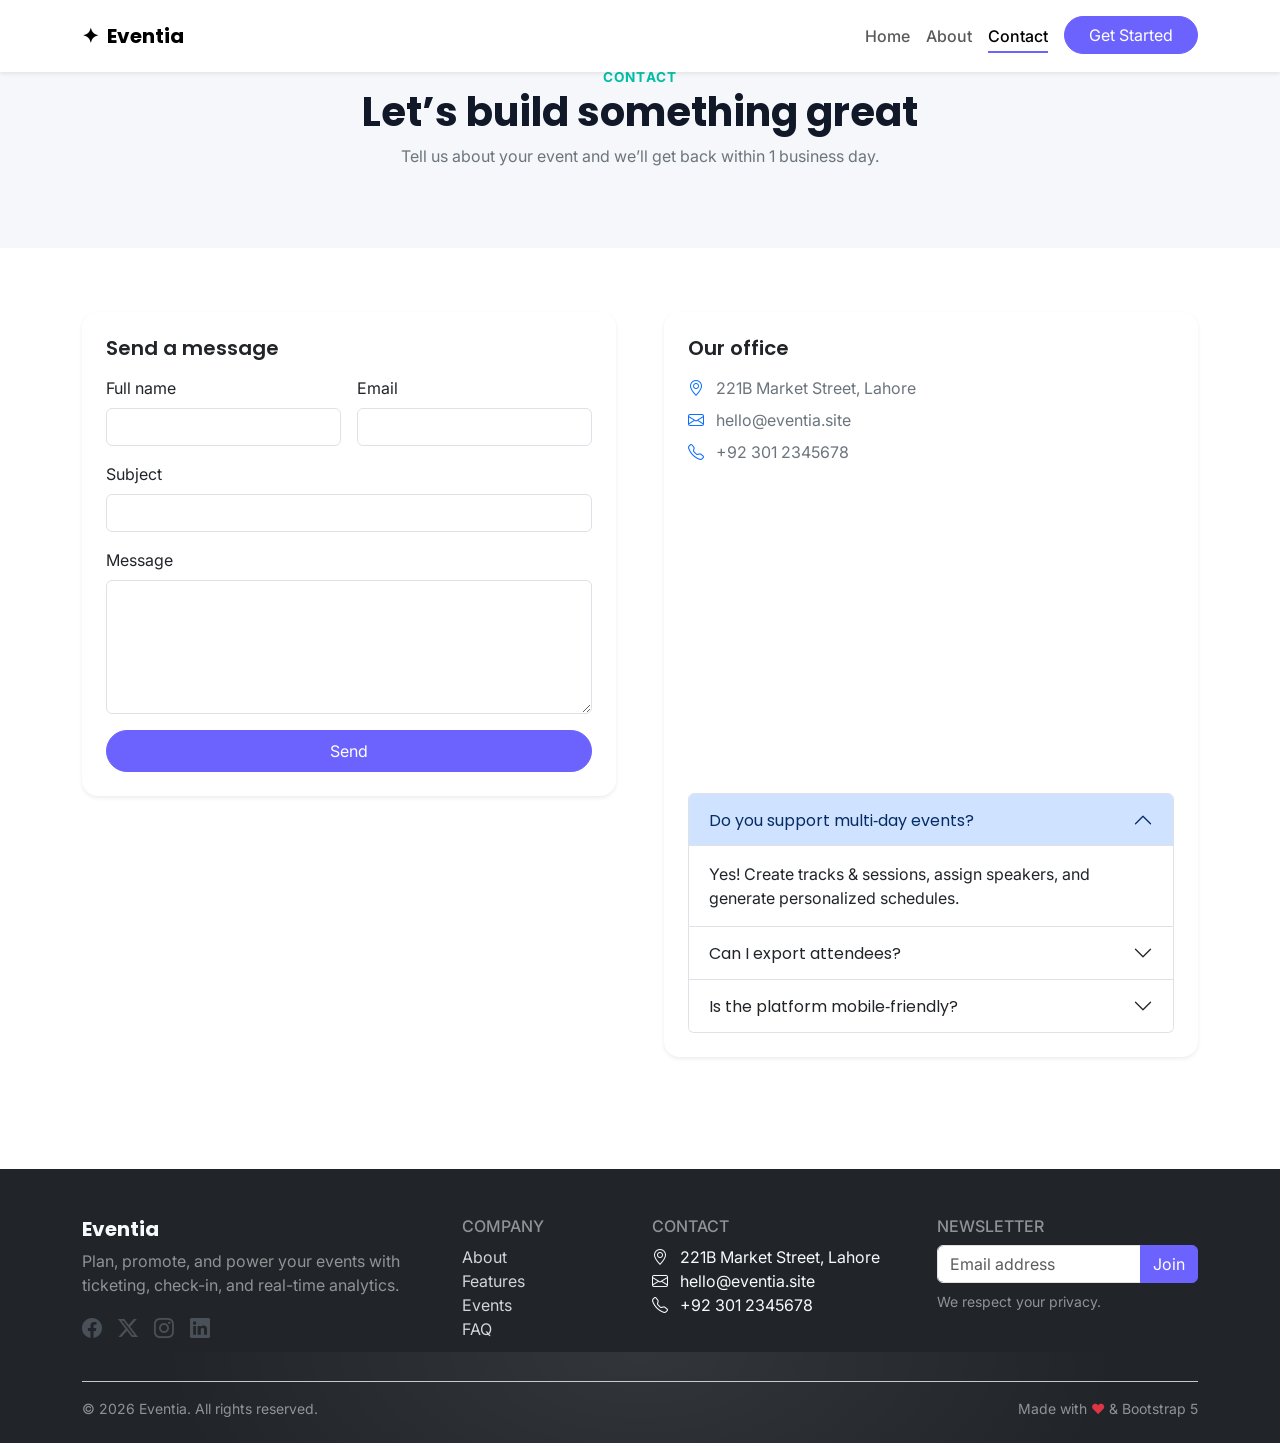
<file: contact.html>
<!doctype html>
<html lang="en">
<head>
  <meta charset="utf-8">
  <meta name="viewport" content="width=device-width, initial-scale=1">
  <title>Eventia — Event Management</title>
  <meta name="description" content="Eventia: Modern event management with ticketing, check-in, and analytics.">
  <link href="https://fonts.googleapis.com/css2?family=Poppins:wght@500;600;700&family=Inter:wght@400;500;600&display=swap" rel="stylesheet">
  <link href="https://cdn.jsdelivr.net/npm/bootstrap@5.3.3/dist/css/bootstrap.min.css" rel="stylesheet">
  <link href="https://cdn.jsdelivr.net/npm/bootstrap-icons@1.11.3/font/bootstrap-icons.css" rel="stylesheet">
  <link href="https://cdn.jsdelivr.net/npm/aos@2.3.4/dist/aos.css" rel="stylesheet">
  <link rel="stylesheet" href="assets/css/styles.css">
</head>
<body>
<nav id="mainNav" class="navbar navbar-expand-lg navbar-light bg-white fixed-top shadow-sm py-3">
  <div class="container">
    <a class="navbar-brand fw-bold" href="index.html"><span class="brand-icon me-2">✦</span>Eventia</a>
    <button class="navbar-toggler" type="button" data-bs-toggle="collapse" data-bs-target="#navbarResponsive" aria-controls="navbarResponsive" aria-expanded="false" aria-label="Toggle navigation">
      <span class="navbar-toggler-icon"></span>
    </button>
    <div class="collapse navbar-collapse" id="navbarResponsive">
      <ul class="navbar-nav ms-auto mb-2 mb-lg-0">
        <li class="nav-item"><a class="nav-link" href="index.html">Home</a></li>
        <li class="nav-item"><a class="nav-link" href="about.html">About</a></li>
        <li class="nav-item"><a class="nav-link" href="contact.html">Contact</a></li>
        <li class="nav-item ms-lg-2"><a class="btn btn-primary rounded-pill px-4" href="#get-started">Get Started</a></li>
      </ul>
    </div>
  </div>
</nav>
<section class="subhero py-6">
  <div class="container">
    <div class="row">
      <div class="col-lg-8 mx-auto text-center" data-aos="fade-up">
        <span class="section-eyebrow">Contact</span>
        <h1 class="fw-bold">Let’s build something great</h1>
        <p class="text-secondary">Tell us about your event and we’ll get back within 1 business day.</p>
      </div>
    </div>
  </div>
</section>

<section class="py-6">
  <div class="container">
    <div class="row g-5">
      <div class="col-lg-6" data-aos="fade-right">
        <div class="card border-0 shadow-sm p-4">
          <h5 class="fw-semibold mb-3">Send a message</h5>
          <form id="contactForm" novalidate>
            <div class="row g-3">
              <div class="col-md-6">
                <label class="form-label">Full name</label>
                <input type="text" class="form-control" name="name" required>
                <div class="invalid-feedback">Please enter your name.</div>
              </div>
              <div class="col-md-6">
                <label class="form-label">Email</label>
                <input type="email" class="form-control" name="email" required>
                <div class="invalid-feedback">Please enter a valid email.</div>
              </div>
              <div class="col-12">
                <label class="form-label">Subject</label>
                <input type="text" class="form-control" name="subject" required>
                <div class="invalid-feedback">Please add a subject.</div>
              </div>
              <div class="col-12">
                <label class="form-label">Message</label>
                <textarea class="form-control" rows="5" name="message" required></textarea>
                <div class="invalid-feedback">Please write a message.</div>
              </div>
              <div class="col-12 d-grid">
                <button class="btn btn-primary rounded-pill py-2" type="submit">Send</button>
              </div>
            </div>
          </form>
          <div class="toast-container position-fixed bottom-0 end-0 p-3">
            <div id="formToast" class="toast align-items-center text-bg-success border-0" role="alert" aria-live="assertive" aria-atomic="true">
              <div class="d-flex">
                <div class="toast-body">Thanks! Your message has been sent.</div>
                <button type="button" class="btn-close btn-close-white me-2 m-auto" data-bs-dismiss="toast" aria-label="Close"></button>
              </div>
            </div>
          </div>
        </div>
      </div>
      <div class="col-lg-6" data-aos="fade-left">
        <div class="card border-0 shadow-sm p-4 h-100">
          <h5 class="fw-semibold mb-3">Our office</h5>
          <ul class="list-unstyled text-secondary mb-4">
            <li class="mb-2"><i class="bi bi-geo-alt text-primary me-2"></i> 221B Market Street, Lahore</li>
            <li class="mb-2"><i class="bi bi-envelope text-primary me-2"></i> hello@eventia.site</li>
            <li class="mb-2"><i class="bi bi-telephone text-primary me-2"></i> +92 301 2345678</li>
          </ul>
          <div class="ratio ratio-16x9 rounded-4 overflow-hidden">
            <iframe title="Map" src="https://maps.google.com/maps?q=Lahore&t=&z=11&ie=UTF8&iwloc=&output=embed" loading="lazy" referrerpolicy="no-referrer-when-downgrade"></iframe>
          </div>
          <div class="accordion mt-4" id="faq">
            <div class="accordion-item">
              <h2 class="accordion-header" id="q1"><button class="accordion-button" type="button" data-bs-toggle="collapse" data-bs-target="#a1" aria-expanded="true" aria-controls="a1">Do you support multi‑day events?</button></h2>
              <div id="a1" class="accordion-collapse collapse show" aria-labelledby="q1" data-bs-parent="#faq">
                <div class="accordion-body">Yes! Create tracks & sessions, assign speakers, and generate personalized schedules.</div>
              </div>
            </div>
            <div class="accordion-item">
              <h2 class="accordion-header" id="q2"><button class="accordion-button collapsed" type="button" data-bs-toggle="collapse" data-bs-target="#a2" aria-expanded="false" aria-controls="a2">Can I export attendees?</button></h2>
              <div id="a2" class="accordion-collapse collapse" aria-labelledby="q2" data-bs-parent="#faq">
                <div class="accordion-body">Export CSVs with all fields, or connect to Google Sheets & CRMs via Zapier.</div>
              </div>
            </div>
            <div class="accordion-item">
              <h2 class="accordion-header" id="q3"><button class="accordion-button collapsed" type="button" data-bs-toggle="collapse" data-bs-target="#a3" aria-expanded="false" aria-controls="a3">Is the platform mobile‑friendly?</button></h2>
              <div id="a3" class="accordion-collapse collapse" aria-labelledby="q3" data-bs-parent="#faq">
                <div class="accordion-body">Absolutely. The UI is responsive and optimized for Mobile, Tablet, and Desktop.</div>
              </div>
            </div>
          </div>
        </div>
      </div>
    </div>
  </div>
</section>
<footer class="pt-5 pb-4 mt-5 bg-dark text-light position-relative overflow-hidden">
  <div class="decor-blur"></div>
  <div class="container">
    <div class="row g-4">
      <div class="col-md-6 col-lg-4">
        <h5 class="fw-bold">Eventia</h5>
        <p class="text-white-50">Plan, promote, and power your events with ticketing, check-in, and real-time analytics.</p>
        <div class="d-flex gap-3">
          <a href="#" class="text-light-emphasis social-link"><i class="bi bi-facebook"></i></a>
          <a href="#" class="text-light-emphasis social-link"><i class="bi bi-twitter-x"></i></a>
          <a href="#" class="text-light-emphasis social-link"><i class="bi bi-instagram"></i></a>
          <a href="#" class="text-light-emphasis social-link"><i class="bi bi-linkedin"></i></a>
        </div>
      </div>
      <div class="col-md-6 col-lg-2">
        <h6 class="text-uppercase text-white-50">Company</h6>
        <ul class="list-unstyled">
          <li><a href="about.html" class="footer-link">About</a></li>
          <li><a href="#features" class="footer-link">Features</a></li>
          <li><a href="#events" class="footer-link">Events</a></li>
          <li><a href="#faq" class="footer-link">FAQ</a></li>
        </ul>
      </div>
      <div class="col-md-6 col-lg-3">
        <h6 class="text-uppercase text-white-50">Contact</h6>
        <ul class="list-unstyled">
          <li><i class="bi bi-geo-alt me-2"></i> 221B Market Street, Lahore</li>
          <li><i class="bi bi-envelope me-2"></i> hello@eventia.site</li>
          <li><i class="bi bi-telephone me-2"></i> +92 301 2345678</li>
        </ul>
      </div>
      <div class="col-md-6 col-lg-3">
        <h6 class="text-uppercase text-white-50">Newsletter</h6>
        <form class="newsletter-form" id="newsletterForm">
          <div class="input-group">
            <input type="email" class="form-control" placeholder="Email address" required>
            <button class="btn btn-primary" type="submit">Join</button>
          </div>
          <small class="text-white-50 d-block mt-2">We respect your privacy.</small>
        </form>
      </div>
    </div>
    <div class="border-top border-secondary-subtle mt-4 pt-3 d-flex justify-content-between align-items-center">
      <small class="text-white-50">&copy; <span id="year"></span> Eventia. All rights reserved.</small>
      <small class="text-white-50">Made with <span class="text-danger">♥</span> & Bootstrap 5</small>
    </div>
  </div>
</footer>
<script src="https://cdn.jsdelivr.net/npm/bootstrap@5.3.3/dist/js/bootstrap.bundle.min.js"></script>
<script src="https://cdn.jsdelivr.net/npm/aos@2.3.4/dist/aos.js"></script>
<script src="assets/js/main.js"></script>
</body>
</html>
</file>
<file: assets/css/styles.css>
/* Color palette (inspired by Adobe Color): */
:root {
  --primary: #6c63ff; /* Iris */
  --primary-600: #5a53e6;
  --primary-300: #c8c5ff;
  --secondary: #00bfa6; /* Mint */
  --accent: #ff6b6b; /* Coral */
  --dark: #12131a;
  --muted: #6b7280;
  --light: #f5f7fb;
  --gradient: linear-gradient(
    135deg,
    var(--primary) 0%,
    #7f53ff 50%,
    #00bfa6 100%
  );
}

html {
  scroll-behavior: smooth;
}
body {
  font-family: "Inter", system-ui, -apple-system, Segoe UI, Roboto, Ubuntu,
    Cantarell, Noto Sans, Helvetica, Arial, "Apple Color Emoji",
    "Segoe UI Emoji", "Segoe UI Symbol";
  color: #111827;
}

h1,
h2,
h3,
h4,
h5,
.navbar-brand {
  font-family: "Poppins", sans-serif;
}

.navbar .nav-link {
  font-weight: 500;
  position: relative;
  padding: 0.5rem 0.75rem;
}
.navbar .nav-link::after {
  content: "";
  position: absolute;
  left: 10%;
  right: 10%;
  bottom: 0.2rem;
  height: 2px;
  background: transparent;
  transform: scaleX(0);
  transform-origin: left;
  transition: transform 0.25s ease, background 0.25s ease;
}
.navbar .nav-link:hover::after,
.navbar .nav-link.active::after {
  transform: scaleX(1);
  background: var(--primary);
}
.navbar .btn-primary {
  transition: transform 0.2s ease;
}
.navbar .btn-primary:hover {
  transform: translateY(-1px);
}

.hero-section {
  background: radial-gradient(
      80rem 40rem at 120% -10%,
      #c2ffe9 0%,
      transparent 50%
    ),
    radial-gradient(60rem 40rem at -20% -20%, #d6d0ff 0%, transparent 60%),
    var(--light);
  margin-top: 72px;
}
.pt-7 {
  padding-top: 7rem;
}
.pb-6 {
  padding-bottom: 4rem;
}
.py-6 {
  padding-top: 4rem;
  padding-bottom: 4rem;
}
.section-eyebrow {
  letter-spacing: 0.08em;
  text-transform: uppercase;
  color: var(--secondary);
  font-weight: 700;
  font-size: 0.85rem;
}
.gradient-text {
  background: var(--gradient);
  -webkit-background-clip: text;
  background-clip: text;
  color: transparent;
}

.badge.text-bg-primary-soft {
  background: rgba(108, 99, 255, 0.12);
  color: var(--primary);
}

.hero-card {
  position: relative;
  background: white;
}
.hero-img {
  display: block;
  width: 100%;
  border-radius: 1rem;
}
.hero-floating,
.hero-floating-2 {
  position: absolute;
  right: -0.75rem;
  background: white;
}
.hero-floating {
  bottom: 2rem;
}
.hero-floating-2 {
  top: 2rem;
  left: -0.75rem;
  right: auto;
}
.avatar {
  width: 44px;
  height: 44px;
  font-size: 1.25rem;
}

.feature-card {
  border: 1px solid rgba(17, 24, 39, 0.08);
  border-radius: 1rem;
  background: white;
  transition: transform 0.2s ease, box-shadow 0.2s ease;
}
.feature-card:hover {
  transform: translateY(-4px);
  box-shadow: 0 8px 30px rgba(0, 0, 0, 0.06);
}
.icon-badge {
  width: 44px;
  height: 44px;
  border-radius: 12px;
  display: inline-flex;
  align-items: center;
  justify-content: center;
  background: rgba(108, 99, 255, 0.12);
  color: var(--primary);
  font-size: 1.25rem;
}

.event-card .ratio img {
  transition: transform 0.45s ease;
}
.event-card:hover .ratio img {
  transform: scale(1.05);
}
.event-badge {
  background: rgba(0, 191, 166, 0.14);
  color: var(--secondary);
}

.bg-gradient-primary {
  background: var(--gradient);
}
.text-white-75 {
  color: rgba(255, 255, 255, 0.85);
}

.info-tile,
.team-card {
  border: 1px solid rgba(17, 24, 39, 0.08);
  border-radius: 1rem;
  background: white;
}
.team-card {
  transition: transform 0.2s ease, box-shadow 0.2s ease;
}
.team-card:hover {
  transform: translateY(-4px);
  box-shadow: 0 10px 30px rgba(0, 0, 0, 0.08);
}
.avatar-xxl {
  width: 104px;
  height: 104px;
  object-fit: cover;
}

.subhero {
  background: var(--light);
}

footer .footer-link {
  color: #d1d5db;
  text-decoration: none;
}
footer .footer-link:hover {
  color: white;
  text-decoration: underline;
}
footer .social-link {
  font-size: 1.25rem;
}
footer .decor-blur {
  position: absolute;
  inset: auto -20% -40% -20%;
  height: 200px;
  background: radial-gradient(
    30rem 15rem at 50% 0%,
    rgba(255, 255, 255, 0.08),
    transparent
  );
  pointer-events: none;
}

.btn-primary {
  --bs-btn-bg: var(--primary);
  --bs-btn-border-color: var(--primary);
  --bs-btn-hover-bg: var(--primary-600);
  --bs-btn-hover-border-color: var(--primary-600);
  --bs-btn-focus-shadow-rgb: 108, 99, 255;
}

.btn-outline-primary {
  --bs-btn-color: var(--primary);
  --bs-btn-border-color: var(--primary-300);
  --bs-btn-hover-bg: var(--primary);
  --bs-btn-hover-border-color: var(--primary);
  --bs-btn-hover-color: #fff;
}

.card {
  border-radius: 1rem;
}

/* Navbar shrink on scroll */
#mainNav.navbar-shrink {
  padding-top: 0.35rem !important;
  padding-bottom: 0.35rem !important;
  box-shadow: 0 6px 20px rgba(0, 0, 0, 0.06) !important;
}

/* Forms */
.form-control:focus {
  box-shadow: 0 0 0 0.25rem rgba(108, 99, 255, 0.2);
  border-color: var(--primary);
}

/* Utilities */
.text-primary-emphasis {
  color: #3f3abf !important;
}
.bg-primary-subtle {
  background: rgba(108, 99, 255, 0.12) !important;
}
.bg-success-subtle {
  background: rgba(16, 185, 129, 0.12) !important;
}
.text-success-emphasis {
  color: #0f766e !important;
}

@media (max-width: 991.98px) {
  .hero-floating,
  .hero-floating-2 {
    display: none;
  }
}
</file>
